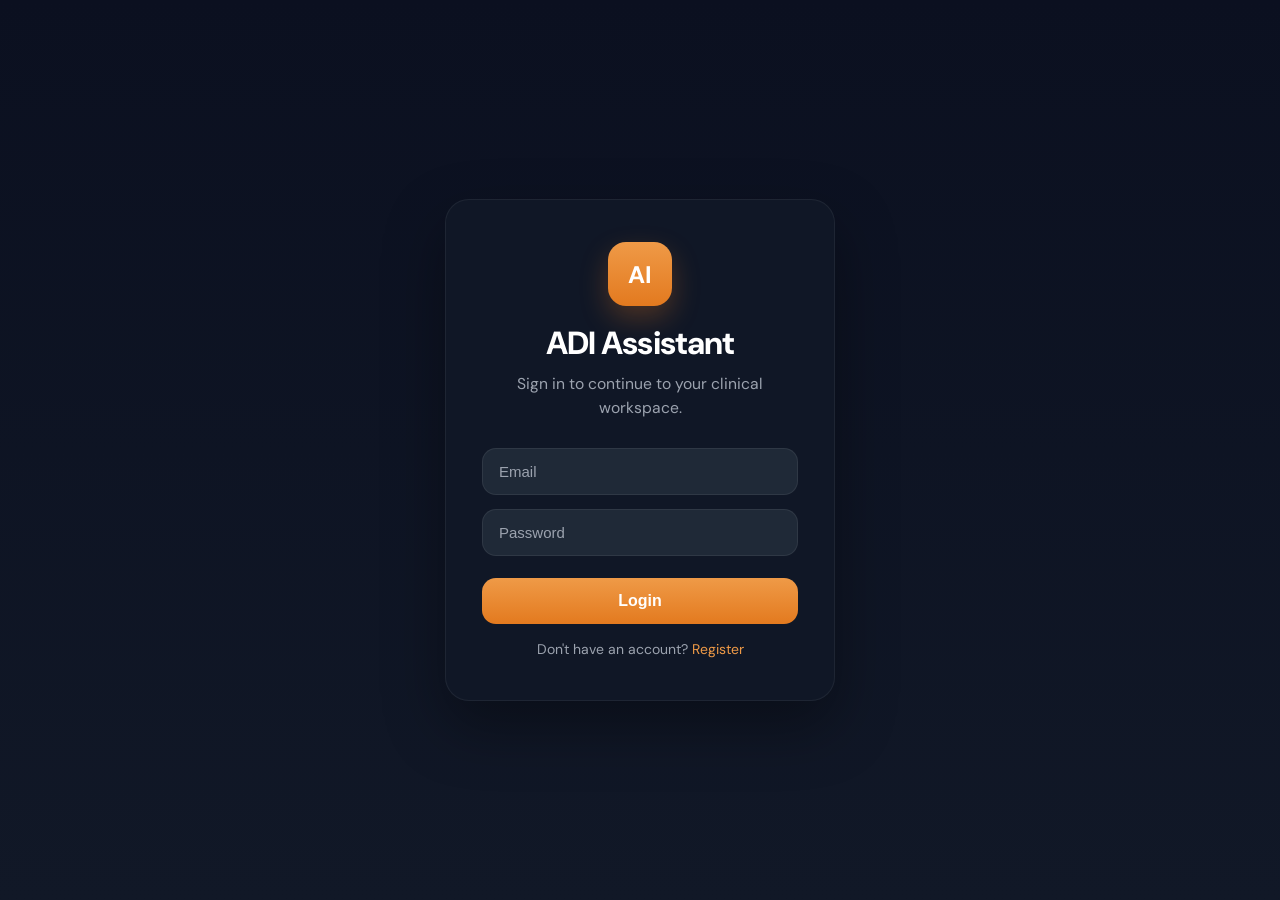
<file: templates/login.html>
<!DOCTYPE html>
<html lang="en">
<head>
  <meta charset="UTF-8">
  <title>ADI Assistant - Login</title>
  <meta name="viewport" content="width=device-width, initial-scale=1.0">
  <link href="https://fonts.googleapis.com/css2?family=DM+Sans:wght@400;600;800&display=swap" rel="stylesheet">

  <style>
    * {
      box-sizing: border-box;
    }

    body {
      margin: 0;
      font-family: 'DM Sans', sans-serif;
      background: linear-gradient(180deg, #0b1020 0%, #111827 100%);
      display: flex;
      align-items: center;
      justify-content: center;
      min-height: 100vh;
      color: white;
      overflow: hidden;
    }

    .page-shell {
      width: 100%;
      display: flex;
      align-items: center;
      justify-content: center;
      padding: 24px;
      opacity: 0;
      transform: translateY(24px);
      animation: pageIn 0.7s ease forwards;
    }

    .page-shell.page-out {
      animation: pageOut 0.45s ease forwards;
    }

    .login-box {
      background: rgba(17, 24, 39, 0.96);
      border: 1px solid rgba(255, 255, 255, 0.06);
      padding: 42px 36px;
      border-radius: 24px;
      width: 100%;
      max-width: 390px;
      box-shadow: 0 25px 60px rgba(0, 0, 0, 0.35);
    }

    .brand-wrap {
      text-align: center;
      margin-bottom: 28px;
    }

    .brand-badge {
      width: 64px;
      height: 64px;
      margin: 0 auto 16px;
      border-radius: 18px;
      background: linear-gradient(180deg, #ef9a47 0%, #e37a1f 100%);
      display: grid;
      place-items: center;
      font-size: 1.5rem;
      font-weight: 800;
      color: white;
      box-shadow: 0 12px 28px rgba(234, 122, 31, 0.28);
    }

    h2 {
      margin: 0 0 8px;
      font-weight: 800;
      font-size: 2rem;
      letter-spacing: -0.03em;
    }

    .subtitle {
      margin: 0;
      color: #9ca3af;
      font-size: 0.98rem;
      line-height: 1.5;
    }

    .form-wrap {
      margin-top: 28px;
    }

    .field {
      margin-bottom: 14px;
    }

    input {
      width: 100%;
      padding: 14px 16px;
      border-radius: 14px;
      border: 1px solid rgba(255, 255, 255, 0.07);
      outline: none;
      font-size: 15px;
      background: #1f2937;
      color: white;
      transition: 0.2s ease;
    }

    input::placeholder {
      color: #9ca3af;
    }

    input:focus {
      border-color: rgba(234, 122, 31, 0.6);
      box-shadow: 0 0 0 4px rgba(234, 122, 31, 0.12);
      background: #243041;
    }

    .login-btn {
      width: 100%;
      padding: 14px 16px;
      border-radius: 14px;
      border: none;
      font-weight: 800;
      font-size: 16px;
      cursor: pointer;
      background: linear-gradient(180deg, #ef9a47 0%, #e37a1f 100%);
      color: white;
      transition: 0.22s ease;
      margin-top: 8px;
    }

    .login-btn:hover {
      transform: translateY(-2px);
      box-shadow: 0 10px 24px rgba(234, 122, 31, 0.28);
    }

    .login-btn.loading {
      opacity: 0.9;
      cursor: wait;
    }

    .login-btn.loading::after {
      content: " ...";
    }

    .link {
      text-align: center;
      margin-top: 16px;
      font-size: 14px;
      color: #9ca3af;
    }

    .link a {
      color: #ef9a47;
      text-decoration: none;
    }

    .link a:hover {
      text-decoration: underline;
    }

    @keyframes pageIn {
      from {
        opacity: 0;
        transform: translateY(24px);
      }
      to {
        opacity: 1;
        transform: translateY(0);
      }
    }

    @keyframes pageOut {
      from {
        opacity: 1;
        transform: translateY(0);
      }
      to {
        opacity: 0;
        transform: translateY(-18px);
      }
    }
  </style>
</head>
<body>
  <div id="pageShell" class="page-shell">
    <div class="login-box">
      <div class="brand-wrap">
        <div class="brand-badge">AI</div>
        <h2>ADI Assistant</h2>
        <p class="subtitle">Sign in to continue to your clinical workspace.</p>
      </div>

      <div class="form-wrap">
        <div class="field">
          <input type="email" placeholder="Email">
        </div>

        <div class="field">
          <input type="password" placeholder="Password">
        </div>

        <button id="loginBtn" class="login-btn" type="button">
          Login
        </button>

        <div class="link">
          Don't have an account? <a href="/register">Register</a>
        </div>
      </div>
    </div>
  </div>

  <script>
    const loginBtn = document.getElementById("loginBtn");
    const pageShell = document.getElementById("pageShell");

    loginBtn.addEventListener("click", () => {
      loginBtn.classList.add("loading");
      loginBtn.disabled = true;
      pageShell.classList.add("page-out");

      setTimeout(() => {
        window.location.href = "/assistant";
      }, 420);
    });
  </script>
</body>
</html>
</file>
